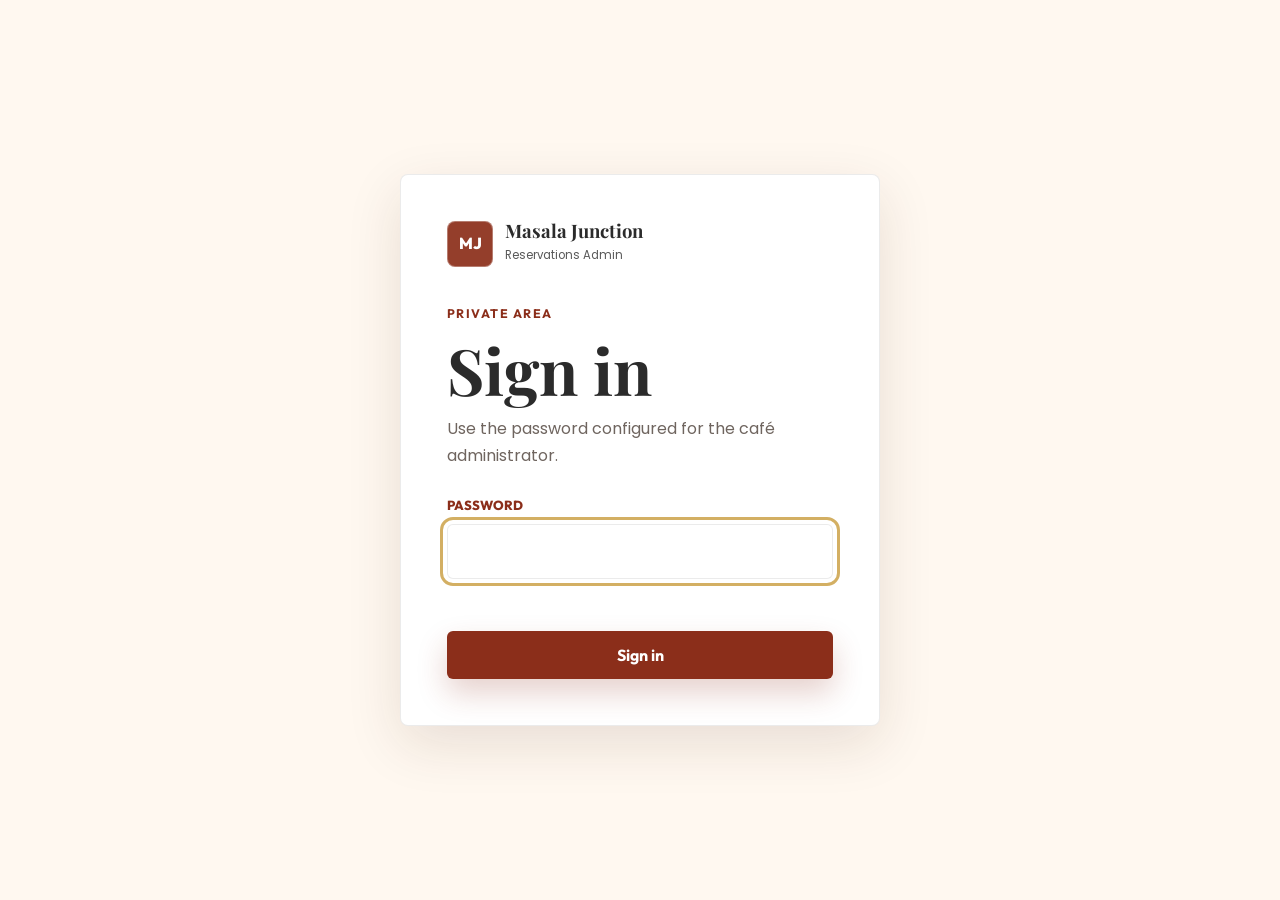
<file: login.html>
<!DOCTYPE html>
<html lang="en">
<head>
  <meta charset="UTF-8">
  <meta name="viewport" content="width=device-width, initial-scale=1.0">
  <meta name="robots" content="noindex, nofollow">
  <title>Admin Sign In | Masala Junction</title>
  <link rel="icon" href="assets/icons/favicon.svg" type="image/svg+xml">
  <link rel="preconnect" href="https://fonts.googleapis.com">
  <link rel="preconnect" href="https://fonts.gstatic.com" crossorigin>
  <link href="https://fonts.googleapis.com/css2?family=Outfit:wght@500;600;700&family=Playfair+Display:wght@600;700;800&family=Poppins:wght@300;400;500;600&display=swap" rel="stylesheet">
  <link rel="stylesheet" href="style.css">
</head>
<body class="admin-page login-page">
  <main class="login-shell">
    <section class="login-card" aria-labelledby="login-title">
      <a class="brand footer-brand" href="/" aria-label="Back to Masala Junction website">
        <span class="brand-mark" aria-hidden="true">MJ</span>
        <span>
          <strong>Masala Junction</strong>
          <small>Reservations Admin</small>
        </span>
      </a>
      <p class="eyebrow">Private area</p>
      <h1 id="login-title">Sign in</h1>
      <p class="reservation-note">Use the password configured for the café administrator.</p>
      <form class="reservation-form" data-login-form>
        <label>
          <span>Password</span>
          <input type="password" name="password" autocomplete="current-password" required autofocus>
        </label>
        <p class="form-status" data-login-status aria-live="polite"></p>
        <button class="btn" type="submit">Sign in</button>
      </form>
    </section>
  </main>
  <script src="login.js" defer></script>
</body>
</html>
</file>
<file: style.css>
:root {
  --primary: #8B2E1A;
  --primary-dark: #62200f;
  --secondary: #C89B3C;
  --background: #FFF8F0;
  --surface: #ffffff;
  --text: #2B2B2B;
  --muted: #6f655f;
  --green: #4F6D3A;
  --border: rgba(0, 0, 0, .08);
  --shadow: 0 18px 55px rgba(66, 35, 20, .12);
  --soft-shadow: 0 12px 32px rgba(66, 35, 20, .09);
  --radius: 8px;
  --radius-sm: 6px;
  --container: min(1120px, calc(100% - 32px));
  --heading: "Playfair Display", Georgia, serif;
  --body: "Poppins", Arial, sans-serif;
  --button: "Outfit", Arial, sans-serif;
}

*,
*::before,
*::after {
  box-sizing: border-box;
}

html {
  scroll-behavior: smooth;
}

body {
  margin: 0;
  background:
    radial-gradient(circle at top left, rgba(200, 155, 60, .15), transparent 34rem),
    linear-gradient(180deg, #fffaf4 0%, var(--background) 48%, #fbf2e8 100%);
  color: var(--text);
  font-family: var(--body);
  font-size: 16px;
  line-height: 1.7;
  overflow-x: hidden;
}

body.nav-open {
  overflow: hidden;
}

img {
  display: block;
  max-width: 100%;
}

a {
  color: inherit;
  text-decoration: none;
}

button,
input {
  font: inherit;
}

button {
  cursor: pointer;
}

.nav-reservation {
  font-size: .93rem;
}

:focus-visible {
  outline: 3px solid rgba(200, 155, 60, .8);
  outline-offset: 4px;
}

.skip-link {
  position: fixed;
  left: 16px;
  top: 12px;
  z-index: 1000;
  transform: translateY(-140%);
  border-radius: var(--radius-sm);
  background: var(--surface);
  color: var(--primary);
  padding: 10px 14px;
  box-shadow: var(--shadow);
  transition: transform .2s ease;
}

.skip-link:focus {
  transform: translateY(0);
}

.container {
  width: var(--container);
  margin-inline: auto;
}

.section {
  padding: clamp(72px, 9vw, 116px) 0;
}

.eyebrow {
  margin: 0 0 12px;
  color: var(--primary);
  font-family: var(--button);
  font-size: .78rem;
  font-weight: 700;
  letter-spacing: .12em;
  text-transform: uppercase;
}

h1,
h2,
h3 {
  margin: 0;
  color: var(--text);
  font-family: var(--heading);
  line-height: 1.05;
  letter-spacing: 0;
}

h1 {
  max-width: 780px;
  font-size: clamp(3.35rem, 8vw, 6.75rem);
}

h2 {
  font-size: clamp(2.2rem, 5vw, 4.15rem);
}

h3 {
  font-size: 1.35rem;
}

p {
  margin: 0;
}

.btn {
  display: inline-flex;
  align-items: center;
  justify-content: center;
  min-height: 48px;
  border: 1px solid transparent;
  border-radius: var(--radius-sm);
  background: var(--primary);
  color: #fff;
  padding: 13px 22px;
  font-family: var(--button);
  font-weight: 700;
  line-height: 1;
  box-shadow: 0 14px 30px rgba(139, 46, 26, .22);
  transition: transform .22s ease, background .22s ease, box-shadow .22s ease;
}

.btn:hover {
  transform: translateY(-2px);
  background: var(--primary-dark);
  box-shadow: 0 18px 38px rgba(139, 46, 26, .27);
}

.btn-small {
  min-height: 42px;
  padding: 11px 17px;
}

.btn-ghost {
  border-color: rgba(255, 255, 255, .52);
  background: rgba(255, 255, 255, .12);
  color: #fff;
  box-shadow: none;
  backdrop-filter: blur(12px);
}

.btn-ghost:hover {
  background: rgba(255, 255, 255, .2);
}

.site-header {
  position: fixed;
  inset: 0 0 auto;
  z-index: 100;
  padding: 16px 0;
  transition: background .25s ease, padding .25s ease, box-shadow .25s ease;
}

.site-header.is-scrolled,
.site-header.is-open {
  background: rgba(255, 248, 240, .92);
  box-shadow: 0 8px 28px rgba(42, 28, 20, .08);
  backdrop-filter: blur(18px);
}

.site-header.is-scrolled {
  padding: 10px 0;
}

.nav-shell {
  display: flex;
  align-items: center;
  justify-content: space-between;
  width: var(--container);
  margin: 0 auto;
}

.brand {
  display: inline-flex;
  align-items: center;
  gap: 12px;
  color: #fff;
}

.site-header.is-scrolled .brand,
.site-header.is-open .brand,
.footer-brand {
  color: var(--text);
}

.brand-mark {
  display: grid;
  width: 46px;
  height: 46px;
  place-items: center;
  border: 1px solid rgba(255, 255, 255, .32);
  border-radius: var(--radius);
  background: rgba(139, 46, 26, .92);
  color: #fff;
  font-family: var(--button);
  font-weight: 800;
}

.brand strong,
.brand small {
  display: block;
}

.brand strong {
  font-family: var(--heading);
  font-size: 1.16rem;
  line-height: 1;
}

.brand small {
  margin-top: 5px;
  color: currentColor;
  font-size: .72rem;
  opacity: .78;
}

.nav-menu {
  display: flex;
  align-items: center;
  gap: clamp(14px, 2vw, 24px);
  color: rgba(255, 255, 255, .92);
  font-family: var(--button);
  font-size: .93rem;
  font-weight: 700;
}

.site-header.is-scrolled .nav-menu,
.site-header.is-open .nav-menu {
  color: var(--text);
}

.nav-menu > a:not(.btn) {
  position: relative;
  padding: 10px 0;
}

.nav-menu > a:not(.btn)::after {
  position: absolute;
  right: 0;
  bottom: 4px;
  left: 0;
  height: 2px;
  background: var(--secondary);
  content: "";
  transform: scaleX(0);
  transform-origin: left;
  transition: transform .22s ease;
}

.nav-menu > a:not(.btn):hover::after {
  transform: scaleX(1);
}

.nav-toggle {
  display: none;
  width: 46px;
  height: 46px;
  border: 1px solid rgba(255, 255, 255, .35);
  border-radius: var(--radius);
  background: rgba(255, 255, 255, .12);
}

.nav-toggle span {
  display: block;
  width: 20px;
  height: 2px;
  margin: 5px auto;
  border-radius: 999px;
  background: #fff;
  transition: transform .22s ease, opacity .22s ease, background .22s ease;
}

.site-header.is-scrolled .nav-toggle,
.site-header.is-open .nav-toggle {
  border-color: var(--border);
  background: var(--surface);
}

.site-header.is-scrolled .nav-toggle span,
.site-header.is-open .nav-toggle span {
  background: var(--text);
}

.nav-toggle[aria-expanded="true"] span:nth-child(1) {
  transform: translateY(7px) rotate(45deg);
}

.nav-toggle[aria-expanded="true"] span:nth-child(2) {
  opacity: 0;
}

.nav-toggle[aria-expanded="true"] span:nth-child(3) {
  transform: translateY(-7px) rotate(-45deg);
}

.hero {
  position: relative;
  display: grid;
  min-height: 100svh;
  overflow: hidden;
  place-items: center start;
  isolation: isolate;
}

.hero-media,
.hero-media img,
.hero-overlay {
  position: absolute;
  inset: 0;
}

.hero-media img {
  width: 100%;
  height: 100%;
  object-fit: cover;
}

.hero-overlay {
  z-index: -1;
  background:
    linear-gradient(90deg, rgba(36, 19, 12, .88) 0%, rgba(53, 27, 16, .72) 42%, rgba(36, 19, 12, .18) 100%),
    linear-gradient(0deg, rgba(28, 17, 12, .52), rgba(28, 17, 12, .15));
}

.hero-media {
  z-index: -2;
}

.hero-content {
  position: relative;
  z-index: 2;
  padding-top: 88px;
  color: #fff;
}

.hero-content .eyebrow,
.hero-content h1 {
  color: #fff;
}

.hero-copy {
  max-width: 620px;
  margin-top: 24px;
  color: rgba(255, 255, 255, .88);
  font-size: clamp(1rem, 2vw, 1.18rem);
}

.hero-actions {
  display: flex;
  flex-wrap: wrap;
  gap: 14px;
  margin-top: 34px;
}

.floating-bite {
  position: absolute;
  z-index: 1;
  display: grid;
  width: clamp(78px, 10vw, 132px);
  aspect-ratio: 1;
  place-items: center;
  border: 1px solid rgba(255, 255, 255, .28);
  border-radius: 50%;
  background: rgba(255, 248, 240, .12);
  backdrop-filter: blur(12px);
  animation: float 6s ease-in-out infinite;
}

.floating-bite span {
  width: 58%;
  aspect-ratio: 1;
  border-radius: 50%;
  background:
    radial-gradient(circle at 35% 35%, var(--secondary) 0 10%, transparent 11%),
    radial-gradient(circle at 62% 58%, var(--green) 0 8%, transparent 9%),
    radial-gradient(circle at 54% 30%, #fff 0 9%, transparent 10%),
    var(--primary);
  box-shadow: inset 0 0 0 7px #f5ce7a;
}

.bite-one {
  right: 9%;
  bottom: 17%;
}

.bite-two {
  top: 19%;
  right: 24%;
  width: clamp(58px, 7vw, 92px);
  animation-delay: -2s;
}

@keyframes float {
  0%, 100% {
    transform: translateY(0);
  }
  50% {
    transform: translateY(-14px);
  }
}

.scroll-indicator {
  position: absolute;
  right: 50%;
  bottom: 26px;
  z-index: 3;
  width: 30px;
  height: 50px;
  border: 1px solid rgba(255, 255, 255, .55);
  border-radius: 999px;
  transform: translateX(50%);
}

.scroll-indicator span {
  position: absolute;
  top: 10px;
  left: 50%;
  width: 5px;
  height: 5px;
  border-radius: 999px;
  background: #fff;
  transform: translateX(-50%);
  animation: scrollDot 1.8s ease-in-out infinite;
}

@keyframes scrollDot {
  0% {
    opacity: 0;
    transform: translate(-50%, 0);
  }
  35%, 70% {
    opacity: 1;
  }
  100% {
    opacity: 0;
    transform: translate(-50%, 20px);
  }
}

.split-layout {
  display: grid;
  grid-template-columns: minmax(0, .9fr) minmax(320px, 1fr);
  gap: clamp(32px, 7vw, 84px);
  align-items: center;
}

.section-copy p:not(.eyebrow) {
  margin-top: 18px;
  color: var(--muted);
}

.story-panel {
  display: grid;
  grid-template-columns: repeat(2, minmax(0, 1fr));
  gap: 16px;
}

.mini-card,
.dish-card,
.review-card,
.location-card,
.contact-panel,
.menu-category {
  border: 1px solid var(--border);
  border-radius: var(--radius);
  background: var(--surface);
  box-shadow: var(--soft-shadow);
}

.mini-card {
  padding: 24px;
}

.icon {
  display: inline-flex;
  align-items: center;
  justify-content: center;
  min-width: 42px;
  height: 42px;
  margin-bottom: 18px;
  border-radius: var(--radius-sm);
  background: rgba(79, 109, 58, .12);
  color: var(--green);
  padding: 0 10px;
  font-family: var(--button);
  font-size: .72rem;
  font-weight: 800;
}

.mini-card p {
  margin-top: 10px;
  color: var(--muted);
  font-size: .92rem;
}

.stats-section {
  padding-block: 0;
}

.stats-grid {
  display: grid;
  grid-template-columns: repeat(3, 1fr);
  overflow: hidden;
  border: 1px solid var(--border);
  border-radius: var(--radius);
  background: var(--primary);
  color: #fff;
  box-shadow: var(--shadow);
}

.stats-grid div {
  padding: clamp(24px, 4vw, 38px);
  text-align: center;
}

.stats-grid div + div {
  border-left: 1px solid rgba(255, 255, 255, .18);
}

.stats-grid strong {
  display: block;
  font-family: var(--heading);
  font-size: clamp(2.1rem, 5vw, 4rem);
  line-height: 1;
}

.stats-grid span {
  display: block;
  margin-top: 10px;
  color: rgba(255, 255, 255, .78);
  font-family: var(--button);
  font-weight: 700;
}

.section-heading {
  max-width: 680px;
  margin-bottom: 34px;
}

.section-heading p:not(.eyebrow) {
  margin-top: 16px;
  color: var(--muted);
}

.dish-grid {
  display: grid;
  grid-template-columns: repeat(5, minmax(220px, 1fr));
  gap: 18px;
  overflow-x: auto;
  padding: 6px 2px 18px;
  scrollbar-width: thin;
}

.dish-card {
  min-width: 220px;
  overflow: hidden;
  transition: transform .25s ease, box-shadow .25s ease;
}

.dish-card:hover {
  transform: translateY(-6px);
  box-shadow: var(--shadow);
}

.dish-card img {
  width: 100%;
  height: 190px;
  object-fit: cover;
  transition: transform .35s ease;
}

.dish-card:hover img {
  transform: scale(1.045);
}

.dish-card div {
  padding: 20px;
}

.dish-tag {
  display: inline-flex;
  margin-bottom: 10px;
  border-radius: 999px;
  background: rgba(200, 155, 60, .15);
  color: var(--primary);
  padding: 4px 10px;
  font-family: var(--button);
  font-size: .72rem;
  font-weight: 800;
}

.dish-card p {
  margin-top: 10px;
  color: var(--muted);
  font-size: .92rem;
}

.dish-card strong {
  display: block;
  margin-top: 16px;
  color: var(--primary);
  font-family: var(--button);
  font-size: 1.1rem;
}

.menu-section {
  background:
    linear-gradient(180deg, rgba(79, 109, 58, .07), transparent 45%),
    #fffdf9;
}

.menu-top {
  display: grid;
  grid-template-columns: minmax(0, 1fr) minmax(260px, 380px);
  gap: 24px;
  align-items: end;
  margin-bottom: 24px;
}

.search-field {
  display: grid;
  gap: 8px;
  font-family: var(--button);
  font-weight: 700;
}

.search-field span {
  color: var(--primary);
  font-size: .82rem;
}

.search-field input {
  width: 100%;
  min-height: 52px;
  border: 1px solid var(--border);
  border-radius: var(--radius);
  background: var(--surface);
  color: var(--text);
  padding: 0 16px;
  box-shadow: 0 8px 24px rgba(66, 35, 20, .06);
}

.filter-row {
  display: flex;
  gap: 10px;
  overflow-x: auto;
  padding: 2px 2px 18px;
  scrollbar-width: thin;
}

.filter-btn {
  flex: 0 0 auto;
  border: 1px solid var(--border);
  border-radius: 999px;
  background: var(--surface);
  color: var(--text);
  padding: 10px 15px;
  font-family: var(--button);
  font-weight: 700;
  transition: background .22s ease, color .22s ease, border-color .22s ease;
}

.filter-btn.is-active,
.filter-btn:hover {
  border-color: var(--primary);
  background: var(--primary);
  color: #fff;
}

.menu-grid {
  display: grid;
  grid-template-columns: repeat(3, minmax(0, 1fr));
  gap: 18px;
}

.menu-category {
  overflow: hidden;
}

.menu-category header {
  display: flex;
  align-items: center;
  justify-content: space-between;
  gap: 16px;
  border-bottom: 1px solid var(--border);
  background: linear-gradient(135deg, rgba(139, 46, 26, .08), rgba(200, 155, 60, .1));
  padding: 18px 20px;
}

.menu-category h3 {
  font-size: 1.35rem;
}

.menu-category header span {
  color: var(--primary);
  font-family: var(--button);
  font-size: .82rem;
  font-weight: 800;
}

.menu-list {
  display: grid;
  gap: 0;
  padding: 6px 20px 16px;
}

.menu-item {
  display: flex;
  justify-content: space-between;
  gap: 16px;
  padding: 13px 0;
}

.menu-item + .menu-item {
  border-top: 1px dashed rgba(0, 0, 0, .09);
}

.menu-item strong {
  font-weight: 600;
}

.menu-item span {
  flex: 0 0 auto;
  color: var(--primary);
  font-family: var(--button);
  font-weight: 800;
}

.empty-state {
  margin-top: 20px;
  border: 1px dashed var(--border);
  border-radius: var(--radius);
  background: rgba(255, 255, 255, .68);
  padding: 24px;
  color: var(--muted);
  text-align: center;
}

.gallery-masonry {
  display: grid;
  grid-auto-flow: dense;
  grid-auto-rows: 180px;
  grid-template-columns: repeat(4, 1fr);
  gap: 16px;
}

.gallery-item {
  position: relative;
  overflow: hidden;
  border: 0;
  border-radius: var(--radius);
  background: #e8ddd1;
  padding: 0;
  box-shadow: var(--soft-shadow);
}

.gallery-item img {
  width: 100%;
  height: 100%;
  object-fit: cover;
  transition: transform .38s ease, filter .38s ease;
}

.gallery-item:hover img,
.gallery-item:focus-visible img {
  filter: saturate(1.08);
  transform: scale(1.055);
}

.gallery-item.tall {
  grid-row: span 2;
}

.gallery-item.wide {
  grid-column: span 2;
}

.reviews-section {
  background: linear-gradient(180deg, #fffaf4, rgba(79, 109, 58, .08));
}

.reviews-head {
  display: flex;
  align-items: end;
  justify-content: space-between;
  gap: 24px;
  margin-bottom: 30px;
}

.rating-badge {
  min-width: 210px;
  border: 1px solid var(--border);
  border-radius: var(--radius);
  background: var(--surface);
  padding: 16px 18px;
  box-shadow: var(--soft-shadow);
}

.rating-badge span,
.rating-badge strong {
  display: block;
}

.rating-badge span {
  color: var(--green);
  font-family: var(--button);
  font-weight: 800;
}

.rating-badge strong {
  margin-top: 4px;
  color: var(--primary);
  font-family: var(--heading);
  font-size: 1.3rem;
}

.review-grid {
  display: grid;
  grid-template-columns: repeat(3, minmax(0, 1fr));
  gap: 18px;
}

.review-card {
  padding: 26px;
}

.stars {
  color: var(--secondary);
  font-size: .98rem;
  letter-spacing: .08em;
}

.review-card p {
  margin-top: 18px;
  color: var(--text);
  font-family: var(--heading);
  font-size: 1.35rem;
  line-height: 1.35;
}

.review-card span {
  display: block;
  margin-top: 20px;
  color: var(--muted);
  font-family: var(--button);
  font-size: .86rem;
  font-weight: 700;
}

.location-grid,
.contact-grid {
  display: grid;
  grid-template-columns: minmax(300px, .78fr) minmax(0, 1fr);
  gap: 22px;
  align-items: stretch;
}

.location-card {
  padding: clamp(26px, 4vw, 42px);
}

address {
  margin-top: 20px;
  color: var(--muted);
  font-style: normal;
}

.hours {
  display: grid;
  gap: 5px;
  margin: 24px 0;
  border-block: 1px solid var(--border);
  padding: 20px 0;
}

.hours span {
  color: var(--muted);
  font-family: var(--button);
  font-size: .82rem;
  font-weight: 800;
  text-transform: uppercase;
}

.hours strong {
  color: var(--green);
  font-family: var(--heading);
  font-size: 1.45rem;
}

.map-frame {
  min-height: 430px;
  overflow: hidden;
  border: 1px solid var(--border);
  border-radius: var(--radius);
  box-shadow: var(--shadow);
}

.map-frame iframe {
  width: 100%;
  height: 100%;
  min-height: 430px;
  border: 0;
}

.contact-section {
  padding-top: 0;
}

.contact-panel {
  display: grid;
  gap: 12px;
  padding: 18px;
}

.contact-panel a,
.contact-panel button {
  display: grid;
  gap: 5px;
  border: 1px solid var(--border);
  border-radius: var(--radius-sm);
  background: transparent;
  color: inherit;
  padding: 18px;
  text-align: left;
  transition: border-color .22s ease, background .22s ease, transform .22s ease;
}

.contact-panel a:hover,
.contact-panel button:hover {
  border-color: rgba(139, 46, 26, .28);
  background: rgba(139, 46, 26, .04);
  transform: translateY(-2px);
}

.contact-panel span {
  color: var(--muted);
  font-family: var(--button);
  font-size: .82rem;
  font-weight: 800;
  text-transform: uppercase;
}

.contact-panel strong {
  color: var(--text);
  overflow-wrap: anywhere;
}

.contact-panel .whatsapp-link {
  background: rgba(79, 109, 58, .09);
}

.reservation-card {
  background: rgba(139, 46, 26, .07) !important;
}

.reservation-modal {
  position: fixed;
  inset: 0;
  z-index: 220;
  display: grid;
  place-items: center;
  padding: 20px;
}

.reservation-modal[hidden] {
  display: none;
}

.reservation-backdrop {
  position: absolute;
  inset: 0;
  background: rgba(26, 15, 10, .74);
  backdrop-filter: blur(8px);
}

.reservation-dialog {
  position: relative;
  width: min(560px, 100%);
  max-height: min(92vh, 760px);
  overflow: auto;
  border: 1px solid var(--border);
  border-radius: var(--radius);
  background: var(--background);
  padding: clamp(24px, 5vw, 38px);
  box-shadow: 0 30px 95px rgba(0, 0, 0, .32);
}

.reservation-dialog h2 {
  font-size: clamp(2rem, 6vw, 3rem);
}

.reservation-note {
  margin-top: 12px;
  color: var(--muted);
}

.reservation-close {
  position: absolute;
  top: 16px;
  right: 16px;
  display: grid;
  width: 42px;
  height: 42px;
  place-items: center;
  border: 1px solid var(--border);
  border-radius: var(--radius-sm);
  background: var(--surface);
  color: var(--primary);
  font-size: 1.7rem;
  line-height: 1;
}

.reservation-form {
  display: grid;
  gap: 14px;
  margin-top: 24px;
}

.reservation-form label {
  display: grid;
  gap: 8px;
}

.reservation-form label span {
  color: var(--primary);
  font-family: var(--button);
  font-size: .82rem;
  font-weight: 800;
  text-transform: uppercase;
}

.reservation-form input,
.reservation-form select,
.reservation-form textarea {
  width: 100%;
  border: 1px solid var(--border);
  border-radius: var(--radius-sm);
  background: var(--surface);
  color: var(--text);
  padding: 13px 14px;
}

.reservation-form textarea {
  resize: vertical;
}

.form-row {
  display: grid;
  grid-template-columns: repeat(2, minmax(0, 1fr));
  gap: 14px;
}

.form-status {
  min-height: 24px;
  color: var(--muted);
  font-size: .92rem;
}

.form-status.is-success {
  color: var(--green);
}

.form-status.is-error {
  color: var(--primary);
}

.admin-page {
  min-height: 100vh;
  background: var(--background);
}

.login-page {
  display: grid;
  place-items: center;
  padding: 24px;
}

.login-shell {
  width: min(480px, 100%);
}

.login-card {
  border: 1px solid var(--border);
  border-radius: var(--radius);
  background: var(--surface);
  padding: clamp(26px, 6vw, 46px);
  box-shadow: var(--shadow);
}

.login-card .brand {
  margin-bottom: 36px;
}

.login-card h1 {
  font-size: clamp(2.4rem, 9vw, 4rem);
}

.admin-shell {
  width: var(--container);
  margin: 0 auto;
  padding: 28px 0 64px;
}

.admin-header {
  display: flex;
  align-items: center;
  justify-content: space-between;
  gap: 18px;
  margin-bottom: 28px;
}

.admin-actions {
  display: flex;
  flex-wrap: wrap;
  gap: 10px;
  justify-content: flex-end;
}

.admin-site-link {
  border-color: var(--border);
  background: var(--surface);
  color: var(--primary);
}

.admin-card {
  border: 1px solid var(--border);
  border-radius: var(--radius);
  background: var(--surface);
  padding: clamp(20px, 4vw, 34px);
  box-shadow: var(--shadow);
}

.admin-card-head {
  display: flex;
  align-items: end;
  justify-content: space-between;
  gap: 18px;
  margin-bottom: 24px;
}

.admin-card h1 {
  font-size: clamp(2.2rem, 6vw, 4rem);
}

.admin-card-head > p {
  color: var(--primary);
  font-family: var(--button);
  font-weight: 800;
}

.admin-table-wrap {
  overflow-x: auto;
}

.admin-table {
  width: 100%;
  min-width: 1040px;
  border-collapse: collapse;
  font-size: .94rem;
}

.admin-table th,
.admin-table td {
  border-bottom: 1px solid var(--border);
  padding: 14px 12px;
  text-align: left;
  vertical-align: top;
}

.admin-table th {
  color: var(--primary);
  font-family: var(--button);
  font-size: .78rem;
  font-weight: 800;
  text-transform: uppercase;
}

.admin-table td strong,
.admin-table td span {
  display: block;
}

.admin-table td span {
  color: var(--muted);
  font-size: .86rem;
}

.status-select {
  display: grid;
  gap: 8px;
}

.status-select select {
  min-width: 130px;
  border: 1px solid var(--border);
  border-radius: var(--radius-sm);
  background: var(--surface);
  padding: 8px 10px;
}

.status-pill {
  display: inline-flex !important;
  width: fit-content;
  border-radius: 999px;
  padding: 4px 10px;
  color: var(--text) !important;
  font-family: var(--button);
  font-size: .76rem !important;
  font-weight: 800;
  text-transform: capitalize;
}

.status-pending {
  background: rgba(200, 155, 60, .22);
}

.status-confirmed {
  background: rgba(79, 109, 58, .18);
}

.status-cancelled {
  background: rgba(139, 46, 26, .16);
}

.status-completed {
  background: rgba(43, 43, 43, .12);
}

.confirm-actions {
  display: flex;
  flex-wrap: wrap;
  gap: 8px;
}

.confirm-link {
  display: inline-flex;
  min-height: 34px;
  align-items: center;
  border: 1px solid var(--border);
  border-radius: var(--radius-sm);
  background: var(--background);
  color: var(--primary);
  font-family: var(--button);
  font-size: .78rem;
  font-weight: 800;
  padding: 7px 10px;
}

.site-footer {
  background: #211812;
  color: rgba(255, 255, 255, .78);
  padding: 48px 0 24px;
}

.footer-grid {
  display: grid;
  grid-template-columns: minmax(260px, 1.4fr) minmax(220px, .8fr) auto;
  gap: 28px;
  align-items: start;
}

.site-footer .brand {
  color: #fff;
}

.site-footer p {
  max-width: 420px;
  margin-top: 18px;
}

.site-footer nav {
  display: grid;
  gap: 10px;
  font-family: var(--button);
  font-weight: 700;
}

.site-footer nav a:hover,
.socials a:hover {
  color: #fff;
}

.socials {
  display: flex;
  gap: 10px;
}

.socials a {
  display: grid;
  width: 42px;
  height: 42px;
  place-items: center;
  border: 1px solid rgba(255, 255, 255, .18);
  border-radius: var(--radius-sm);
  font-family: var(--button);
  font-weight: 800;
}

.copyright {
  margin-top: 32px;
  border-top: 1px solid rgba(255, 255, 255, .12);
  padding-top: 22px;
  font-size: .9rem;
}

.lightbox {
  position: fixed;
  inset: 0;
  z-index: 200;
  display: grid;
  place-items: center;
  background: rgba(20, 13, 9, .84);
  padding: 22px;
}

.lightbox[hidden] {
  display: none;
}

.lightbox img {
  max-height: min(84vh, 820px);
  border-radius: var(--radius);
  box-shadow: 0 28px 80px rgba(0, 0, 0, .35);
}

.lightbox-close {
  position: absolute;
  top: 22px;
  right: 22px;
  display: grid;
  width: 46px;
  height: 46px;
  place-items: center;
  border: 1px solid rgba(255, 255, 255, .25);
  border-radius: var(--radius-sm);
  background: rgba(255, 255, 255, .1);
  color: #fff;
  font-size: 2rem;
  line-height: 1;
}

.reveal {
  opacity: 0;
  transform: translateY(22px);
  transition: opacity .6s ease, transform .6s ease;
}

.reveal.is-visible {
  opacity: 1;
  transform: translateY(0);
}

@media (prefers-reduced-motion: reduce) {
  *,
  *::before,
  *::after {
    scroll-behavior: auto !important;
    animation-duration: .001ms !important;
    animation-iteration-count: 1 !important;
    transition-duration: .001ms !important;
  }

  .reveal {
    opacity: 1;
    transform: none;
  }
}

@media (max-width: 980px) {
  .nav-toggle {
    display: block;
  }

  .nav-menu {
    position: fixed;
    top: 76px;
    right: 16px;
    left: 16px;
    display: grid;
    gap: 6px;
    border: 1px solid var(--border);
    border-radius: var(--radius);
    background: rgba(255, 248, 240, .98);
    color: var(--text);
    padding: 18px;
    box-shadow: var(--shadow);
    transform: translateY(-12px);
    visibility: hidden;
    opacity: 0;
    pointer-events: none;
    transition: opacity .22s ease, transform .22s ease, visibility .22s ease;
  }

  .nav-menu.is-open {
    transform: translateY(0);
    visibility: visible;
    opacity: 1;
    pointer-events: auto;
  }

  .nav-menu .btn {
    margin-top: 8px;
  }

  .split-layout,
  .menu-top,
  .location-grid,
  .contact-grid {
    grid-template-columns: 1fr;
  }

  .menu-grid {
    grid-template-columns: repeat(2, minmax(0, 1fr));
  }

  .review-grid {
    grid-template-columns: 1fr;
  }

  .gallery-masonry {
    grid-template-columns: repeat(2, 1fr);
  }

  .footer-grid {
    grid-template-columns: 1fr;
  }
}

@media (max-width: 680px) {
  :root {
    --container: min(100% - 24px, 1120px);
  }

  .section {
    padding: 68px 0;
  }

  .site-header {
    padding: 12px 0;
  }

  .brand-mark {
    width: 42px;
    height: 42px;
  }

  .brand strong {
    font-size: 1rem;
  }

  .hero {
    min-height: 100svh;
    align-items: center;
  }

  .hero-overlay {
    background:
      linear-gradient(90deg, rgba(36, 19, 12, .88), rgba(36, 19, 12, .62)),
      linear-gradient(0deg, rgba(28, 17, 12, .58), rgba(28, 17, 12, .22));
  }

  .hero-content {
    padding-top: 76px;
  }

  .hero-actions,
  .reviews-head {
    align-items: stretch;
    flex-direction: column;
  }

  .hero-actions .btn {
    width: 100%;
  }

  .floating-bite {
    opacity: .42;
  }

  .bite-one {
    right: -22px;
    bottom: 15%;
  }

  .bite-two {
    display: none;
  }

  .story-panel,
  .stats-grid,
  .menu-grid {
    grid-template-columns: 1fr;
  }

  .stats-grid div + div {
    border-top: 1px solid rgba(255, 255, 255, .18);
    border-left: 0;
  }

  .dish-grid {
    grid-template-columns: 1fr;
    overflow: visible;
    padding-bottom: 0;
  }

  .dish-card {
    min-width: 0;
  }

  .gallery-masonry {
    grid-auto-rows: 160px;
    grid-template-columns: 1fr;
  }

  .gallery-item.wide,
  .gallery-item.tall {
    grid-column: auto;
    grid-row: span 1;
  }

  .map-frame,
  .map-frame iframe {
    min-height: 330px;
  }
}
</file>
